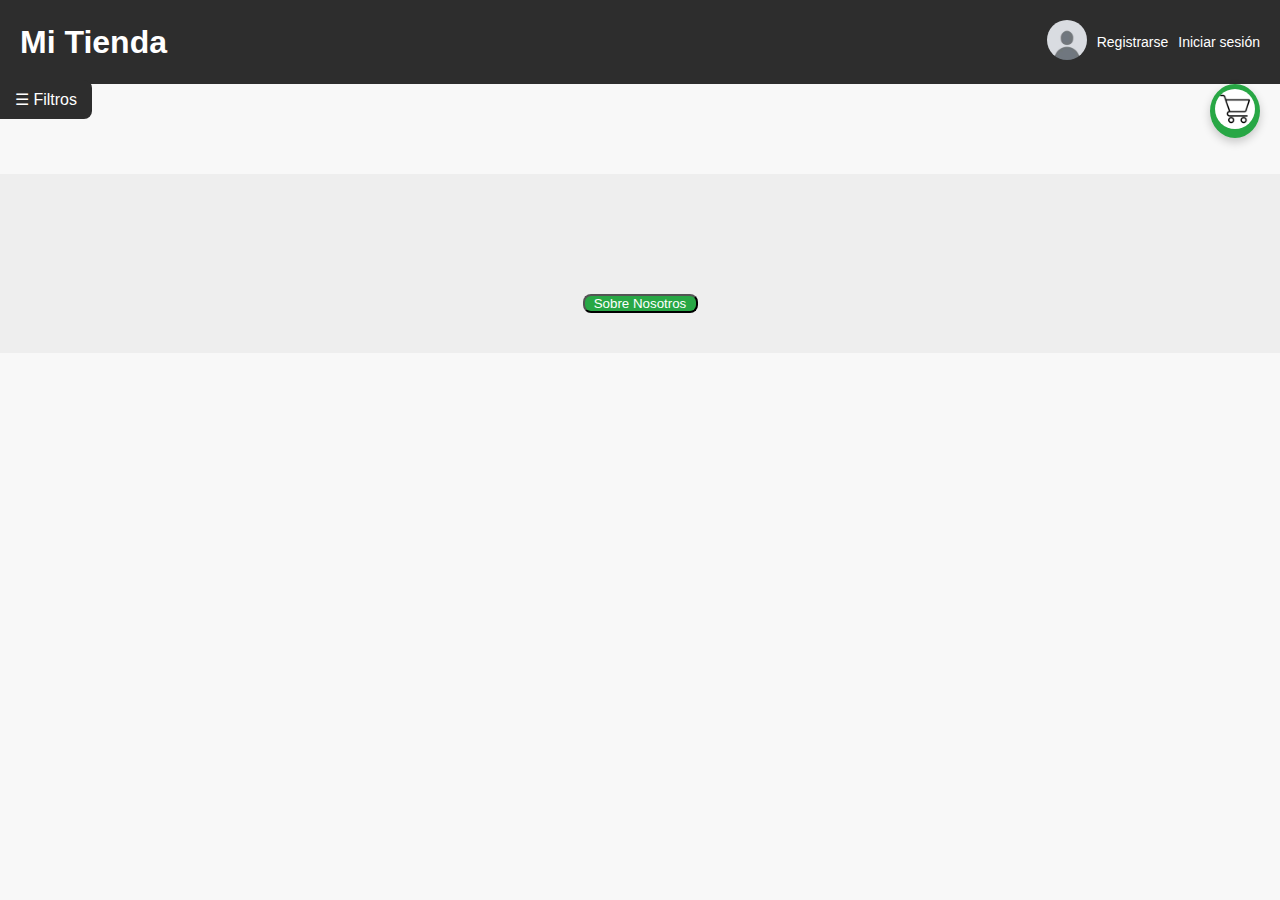
<file: Frontend/index.html>
<!DOCTYPE html>
<html lang="es">

<head>
    <meta charset="UTF-8" />
    <meta name="viewport" content="width=device-width, initial-scale=1.0" />
    <title>Tienda Online</title>
    <link rel="stylesheet" href="/Frontend/css/index.css" />
</head>

<body>
    <header>
        <h1 id="nombre-emprendimiento">Mi Tienda</h1>
        <div class="user-actions">
            <a href="/Frontend/modules/profile.html">
                <img src="/Frontend/img/userdefault.jpg" alt="Usuario" class="user-icon" />
            </a>
            <a href="/Frontend/modules/register.html" class="user-link">Registrarse</a>
            <a href="/Frontend/modules/login.html" class="user-link">Iniciar sesión</a>
        </div>
    </header>

    <div class="sidebar-toggle" onclick="toggleSidebar()">☰ Filtros</div>


    <div class="sidebar">
        <div class="sidebar-content">
            <input type="text" placeholder="Buscar producto..." class="search-bar" />

            <div class="filter-group">
                <p>Ordenar por precio:</p>
                <label>
                    <input type="checkbox" name="sort" value="asc" /> Más barato primero
                </label>
                <label>
                    <input type="checkbox" name="sort" value="desc" /> Más caro primero
                </label>
            </div>
        </div>
    </div>

    <div class="overlay" onclick="toggleSidebar()"></div>

    <div class="shopcart">
        <a href="/Frontend/modules/shopcart.html">
            <img src="/Frontend/img/shopcart.jpg" alt="Carrito de compras" class="shopcart-icon" />
        </a>
    </div>

    <main>
        <div class="product-container">
           
        </div>
    </main>

    <footer id="footer">
        <div id="contacto-container"></div>
        
        <div class="footer-info">
            <p id="derechosR"></p>
            <a href="/Frontend/modules/aboutUs.html"><button id="btnSobreN">Sobre Nosotros</button></a>
        </div>
    </footer>

    <script src="/Frontend/js/theme.js"></script>
    <script src="/Frontend/js/index.js"></script>

</body>


</html>
</file>
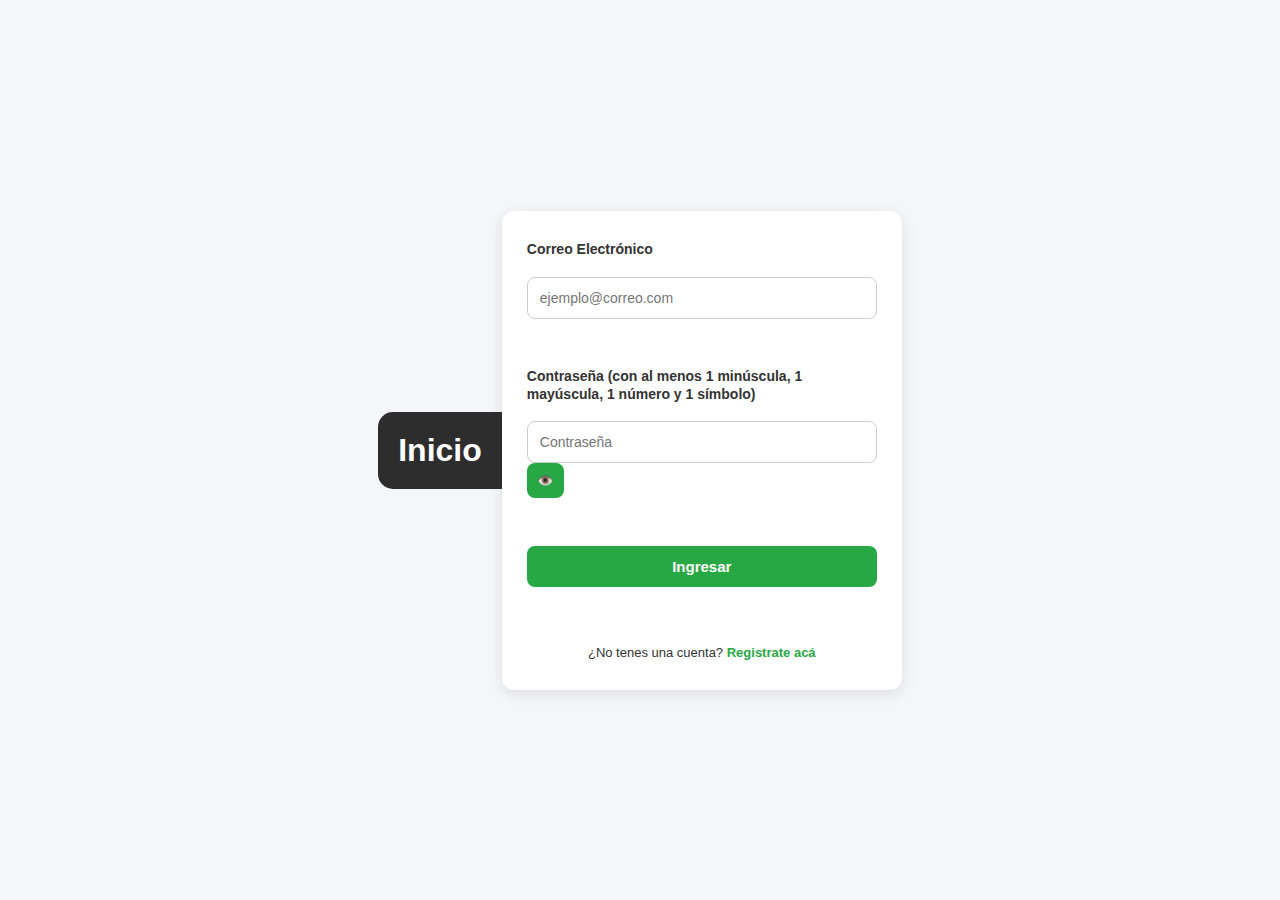
<file: Frontend/modules/adminProfile.html>
<!DOCTYPE html>
<html lang="en">

<head>
    <meta charset="UTF-8">
    <meta name="viewport" content="width=device-width, initial-scale=1.0">
    <link rel="stylesheet" href="/Frontend/css/profile.css">
    <title>Mi Perfil</title>
</head>

<body class="darkMode">
    <main class="profileContainer">

        <div class="profPic">
            <img src="/Frontend/img/userdefault.jpg" alt="Foto de perfil" id="userPic">
            <label for="uploadPic" class="uploadBtn">Cambiar foto</label>
            <input type="file" id="uploadPic" accept="image/*" hidden>
        </div>

        <div class="profInfo">
            <h2>Nombre acá</h2>
            <p>Email: ejemplo@gmail.com</p>
        </div>

        <div class="profActions">
            <div class="themeSwitch">
                <label class="switch">
                    <input type="checkbox" id="themeToggle">
                    <span class="slider round"></span>
                </label>
                <span class="switchLabel" id="themeLabel">Modo oscuro</span>
            </div>
        </div>


    </main>


    <script src="/Frontend/js/adminProfile.js"></script>
    <script src="/Frontend/js/theme.js"></script>
</body>

</html>
</file>
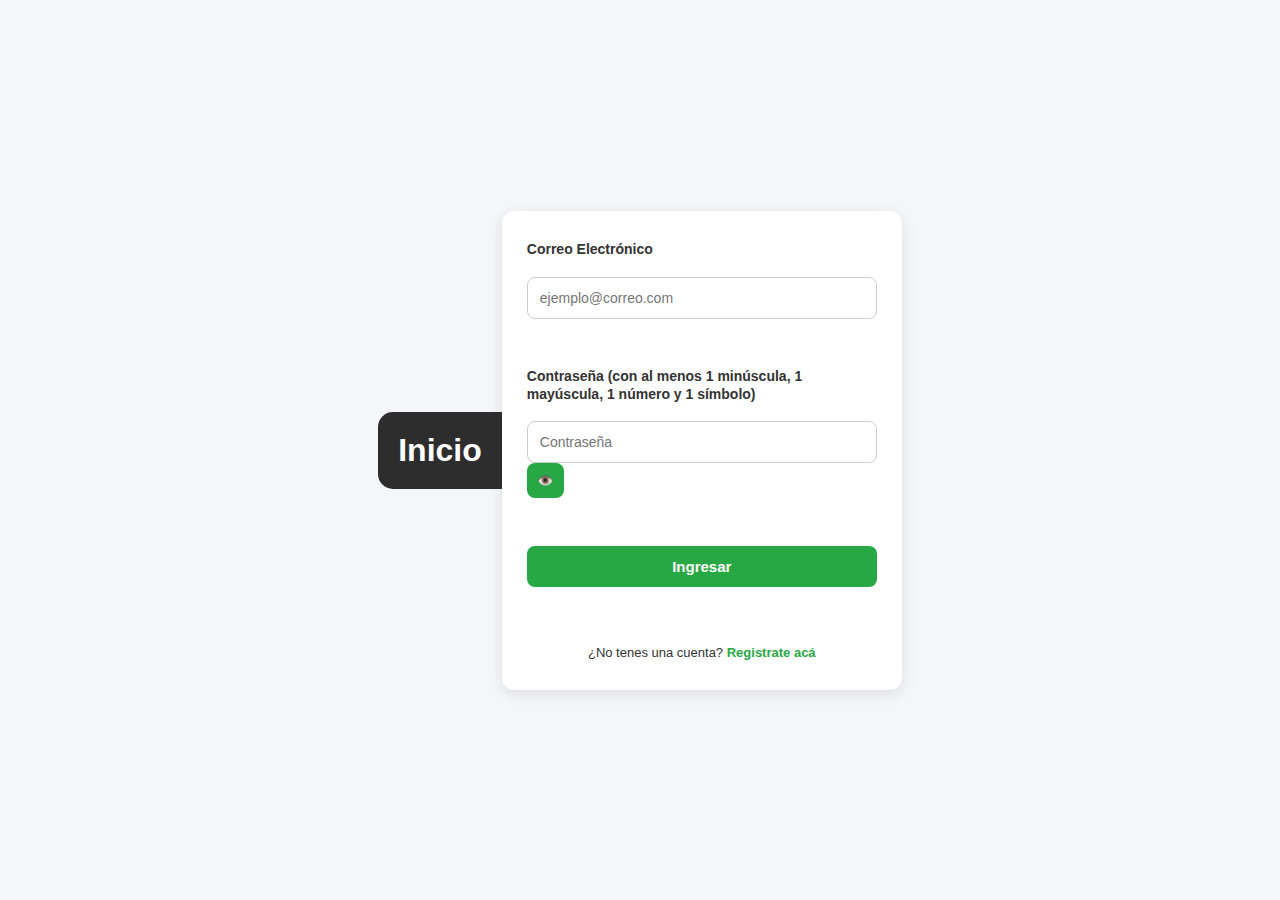
<file: Frontend/modules/dashboard.html>
<!DOCTYPE html>
<html lang="es">

<head>
    <meta charset="UTF-8" />
    <meta name="viewport" content="width=device-width, initial-scale=1.0" />
    <title>Mi tienda</title>
    <link rel="stylesheet" href="/Frontend/css/dashboard.css" />
</head>

<body>
    <header class="header">
        <h1>Panel del Emprendedor</h1>
        <a href="/Frontend/modules/adminProfile.html">
            <img src="/Frontend/img/userdefault.jpg" alt="Usuario" class="user-icon" />
        </a>
        <button id="logoutBtn">Cerrar sesión</button>
    </header>

    <div class="container">
        <aside class="sidebar">
            <button class="menu-btn" data-section="verProductos">Ver productos</button>
            <button class="menu-btn" data-section="productos">Cargar productos</button>
            <button class="menu-btn" data-section="materiales">Materiales</button>
            <button class="menu-btn" data-section="ventas">Ver ventas</button>
            <button class="menu-btn" data-section="configuracion">Configuración</button>
        </aside>

        <main class="main-content" id="mainContent">
            <h2>Bienvenido al panel de gestión</h2>
            <p>Seleccioná una opción del menú para comenzar.</p>
        </main>
    </div>

    <script src="/Frontend/js/dashboard.js"></script>

</body>

</html>
</file>
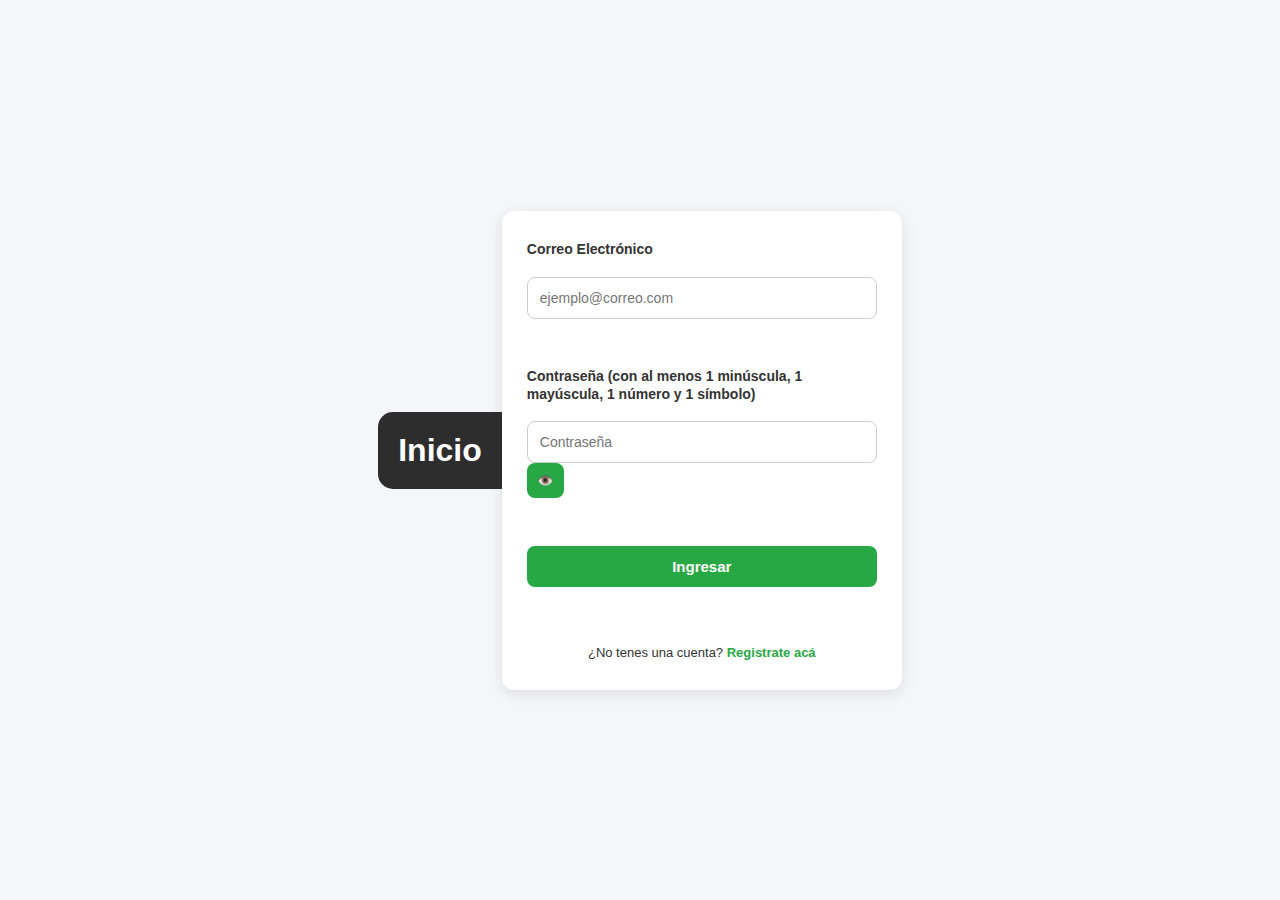
<file: Frontend/modules/login.html>
<!DOCTYPE html>
<html lang="en">

<head>
    <meta charset="UTF-8">
    <meta name="viewport" content="width=device-width, initial-scale=1.0">
    <link rel="stylesheet" href="/Frontend/css/regLog.css">
    <title>Iniciar Sesión</title>
</head>

<body id="loginBody">
    <header>
        <h1>Inicio</h1>
    </header>
    <main>

        <form id="loginForm" class="auth-form">
            <label for="email">Correo Electrónico</label>
            <input type="email" name="email" id="email" placeholder="ejemplo@correo.com" required maxlength="40"
                inputmode="email" pattern="[a-z0-9._%+-]+@[a-z0-9.-]+\.[a-z]{2,}$"
                title="Ingrese un correo válido por favor">
            <br>
            <div class="confirmPassword">
                <label for="password">Contraseña (con al menos 1 minúscula, 1 mayúscula, 1 número y 1 símbolo)</label>
                <br>
                <br>
                <input type="password" id="password" placeholder="Contraseña" required minlength="6" maxlength="30"
                    pattern="^(?=.*[a-z])(?=.*[A-Z])(?=.*\d).+$" title="La contraseña debe contener al menos una letra mayúscula, una letra minúscula y un número">

                <button type="button" class="toggle-pswrd" onclick="togglePassword('password', this)">👁️</button>
            </div>
            <br>
            <button type="submit">Ingresar</button>
            <br>
            <p>¿No tenes una cuenta? <a href="/Frontend/modules/register.html">Registrate acá</a></p>
        </form>

    </main>

    <script src="/Frontend/js/auth.js"></script>
</body>

</html>
</file>
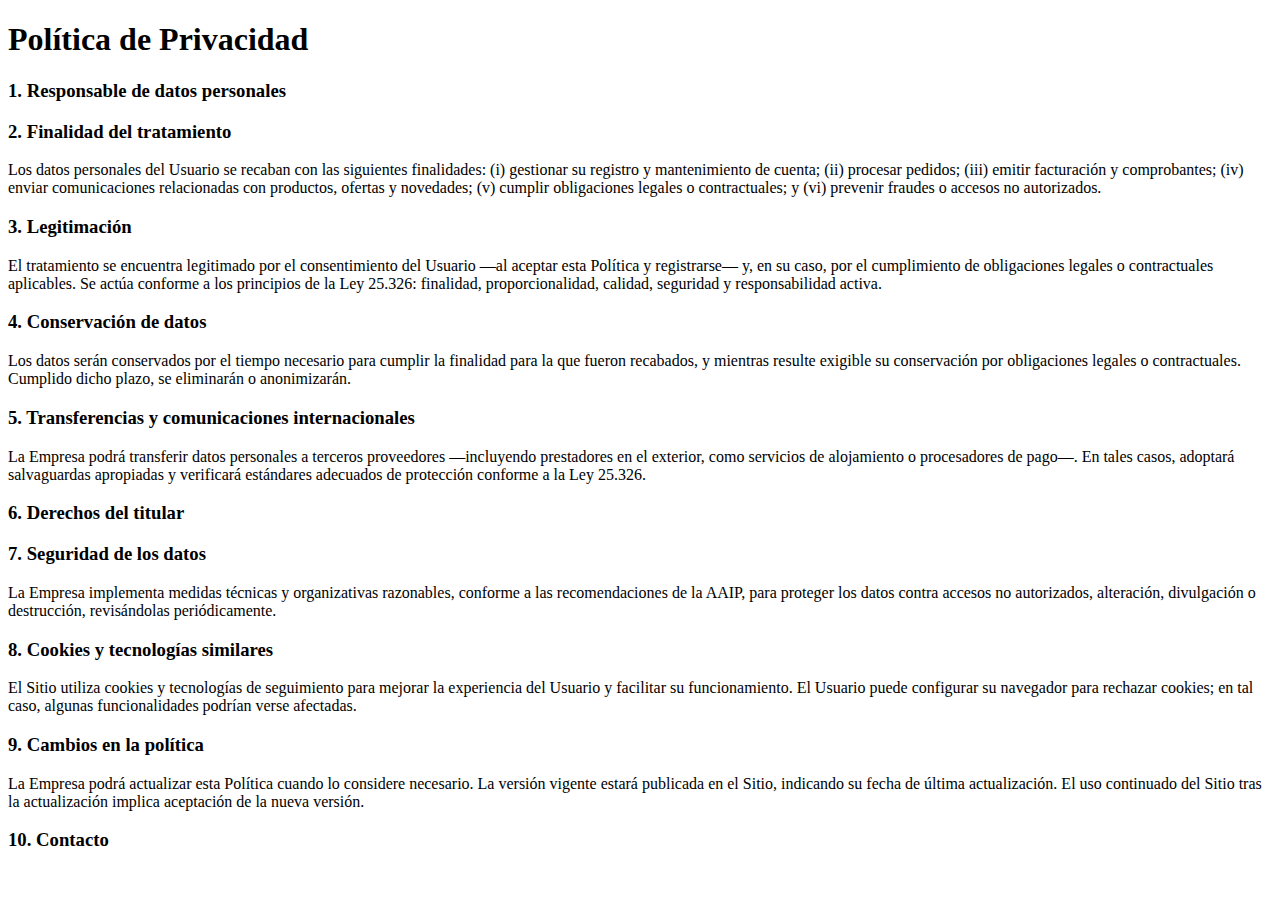
<file: Frontend/modules/privacidad.html>
<!DOCTYPE html>
<html lang="en">
<head>
    <meta charset="UTF-8">
    <meta name="viewport" content="width=device-width, initial-scale=1.0">
    <title>Politica de Privacidad</title>
</head>
<body>
    <h1>Política de Privacidad</h1>
<h2 class="tituloEmp"></h2>

<section class="privacidad">
  <h3>1. Responsable de datos personales</h3>
  <p class="responsable"></p>

  <h3>2. Finalidad del tratamiento</h3>
  <p class="finalidad">
    Los datos personales del Usuario se recaban con las siguientes finalidades:
    (i) gestionar su registro y mantenimiento de cuenta; (ii) procesar pedidos;
    (iii) emitir facturación y comprobantes; (iv) enviar comunicaciones relacionadas
    con productos, ofertas y novedades; (v) cumplir obligaciones legales o contractuales;
    y (vi) prevenir fraudes o accesos no autorizados.
  </p>

  <h3>3. Legitimación</h3>
  <p class="legitimacion">
    El tratamiento se encuentra legitimado por el consentimiento del Usuario —al aceptar
    esta Política y registrarse— y, en su caso, por el cumplimiento de obligaciones legales
    o contractuales aplicables. Se actúa conforme a los principios de la Ley 25.326:
    finalidad, proporcionalidad, calidad, seguridad y responsabilidad activa.
  </p>

  <h3>4. Conservación de datos</h3>
  <p class="conservacion">
    Los datos serán conservados por el tiempo necesario para cumplir la finalidad
    para la que fueron recabados, y mientras resulte exigible su conservación por obligaciones
    legales o contractuales. Cumplido dicho plazo, se eliminarán o anonimizarán.
  </p>

  <h3>5. Transferencias y comunicaciones internacionales</h3>
  <p class="transferencias">
    La Empresa podrá transferir datos personales a terceros proveedores —incluyendo
    prestadores en el exterior, como servicios de alojamiento o procesadores de pago—.
    En tales casos, adoptará salvaguardas apropiadas y verificará estándares adecuados
    de protección conforme a la Ley 25.326.
  </p>

  <h3>6. Derechos del titular</h3>
  <p class="derechos"></p>

  <h3>7. Seguridad de los datos</h3>
  <p class="seguridad">
    La Empresa implementa medidas técnicas y organizativas razonables, conforme a las
    recomendaciones de la AAIP, para proteger los datos contra accesos no autorizados,
    alteración, divulgación o destrucción, revisándolas periódicamente.
  </p>

  <h3>8. Cookies y tecnologías similares</h3>
  <p class="cookies">
    El Sitio utiliza cookies y tecnologías de seguimiento para mejorar la experiencia
    del Usuario y facilitar su funcionamiento. El Usuario puede configurar su navegador
    para rechazar cookies; en tal caso, algunas funcionalidades podrían verse afectadas.
  </p>

  <h3>9. Cambios en la política</h3>
  <p class="cambios">
    La Empresa podrá actualizar esta Política cuando lo considere necesario. La versión
    vigente estará publicada en el Sitio, indicando su fecha de última actualización.
    El uso continuado del Sitio tras la actualización implica aceptación de la nueva versión.
  </p>

  <h3>10. Contacto</h3>
  <p class="contacto"></p>

</section>
  <script src="/Frontend/js/privacidad.js"></script>

</body>
</html>
</file>
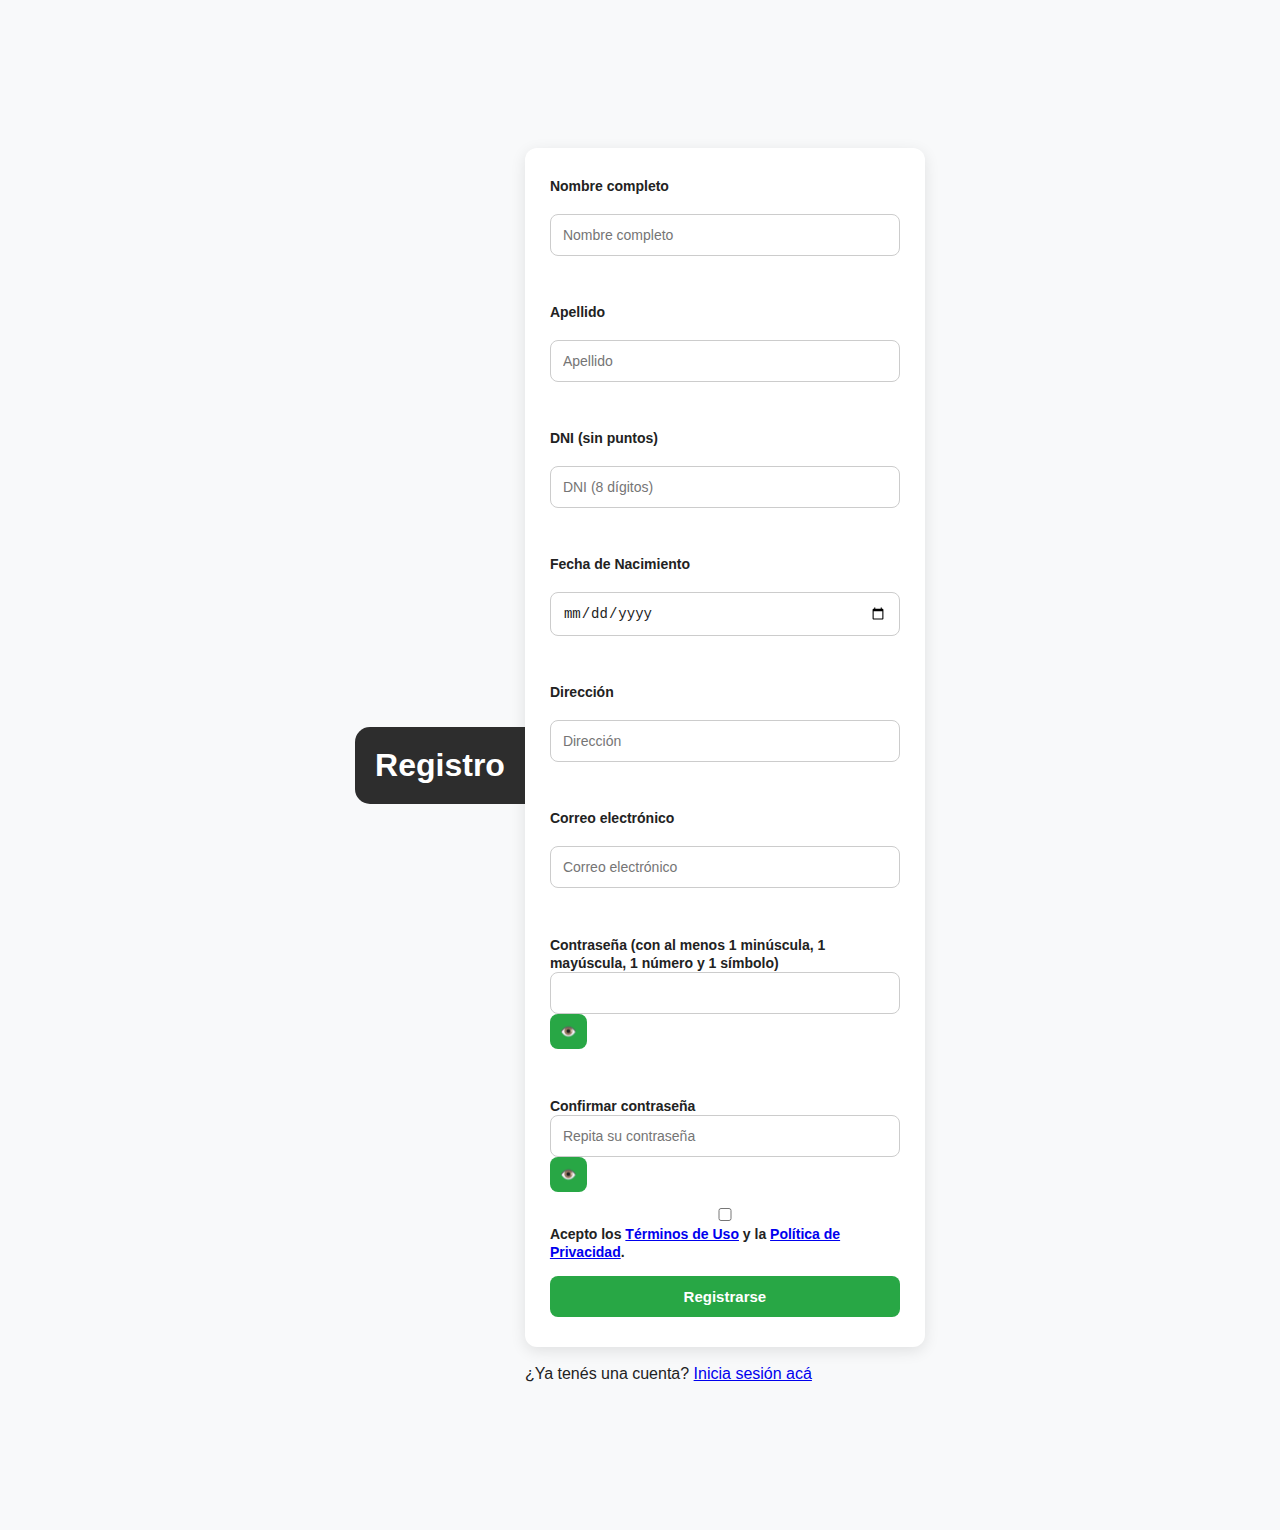
<file: Frontend/modules/register.html>
<!DOCTYPE html>
<html lang="en">

<head>
    <meta charset="UTF-8">
    <meta name="viewport" content="width=device-width, initial-scale=1.0">
    <link rel="stylesheet" href="/Frontend/css/regLog.css">
    <title>Registro</title>
</head>

<body>
    <header>
        <h1>Registro</h1>
    </header>

    <main>
        <form id="registerForm" class="auth-form">
            <label for="name">Nombre completo</label>
            <input type="text" id="name" required minlength="3" maxlength="35"
                pattern="^[a-zA-ZáéíóúÁÉÍÓÚñÑüÜ\s'\-]+$" placeholder="Nombre completo"> <br>

            <label for="surname">Apellido</label>
            <input type="text" id="surname" required minlength="3" maxlength="35"
                pattern="^[a-zA-ZáéíóúÁÉÍÓÚñÑüÜ\s'\-]+$" placeholder="Apellido"> <br>

            <label for="dni">DNI (sin puntos)</label>
            <input type="text" id="dni" required minlength="8" maxlength="8"
                pattern="[0-9]{8}" placeholder="DNI (8 dígitos)"> <br>

            <label for="date">Fecha de Nacimiento</label>
            <input type="date" id="date" placeholder="Fecha de Nacimiento"> <br>

            <label for="direction">Dirección</label>
            <input type="text" id="direction" required minlength="15" maxlength="120"
                pattern="^[a-zA-Z0-9 @.,()#/\-]+$"  placeholder="Dirección"><br>

            <label for="email">Correo electrónico</label>
            <input type="email" id="email" required minlength="10" maxlength="254"
                pattern="^[a-zA-Z0-9áéíóúÁÉÍÓÚñÑüÜ\s@._',()=\-]+$" placeholder="Correo electrónico"><br>

            <div class="confirmPassword">
                <label for="password">Contraseña (con al menos 1 minúscula, 1 mayúscula, 1 número y 1 símbolo)</label>
                <input type="password" id="password" required minlength="7" maxlength="20"
                    pattern="^(?=.*[0-9])(?=.*[a-z])(?=.*[A-Z])(?=.*[@#$%^&+=]).*$"
                    title="Debe contener al menos una mayúscula, una minúscula, un número y un carácter especial.">

                <button type="button" class="toggle-pswrd" onclick="togglePassword('password', this)">👁️</button>
            </div>          
            <br>
            <div>
                <label for="confirmPassword">Confirmar contraseña</label>

                <input type="password" id="confirmPassword" name="confirmPassword" placeholder="Repita su contraseña"
                    required minlength="6" maxlength="30">
                <button type="button" class="toggle-pswrd"
                    onclick="togglePassword('confirmPassword', this)">👁️</button>
            </div>

            <div class="terms-container">
            <input type="checkbox" id="terms" name="terms" required>
            <label for="terms">
                Acepto los <a href="terminos.html" target="_blank">Términos de Uso</a> y la <a href="privacidad.html" target="_blank">Política de Privacidad</a>.
            </label>
            </div>  

            <button type="submit">Registrarse</button>
        </form>
        <br>
        <footer>
            ¿Ya tenés una cuenta? <a href="/Frontend/modules/login.html">Inicia sesión acá</a>
        </footer>

    </main>

    <script src="/Frontend/js/auth.js"></script>
    <script src="/Frontend/js/theme.js"></script>
</body>

</html>
</file>
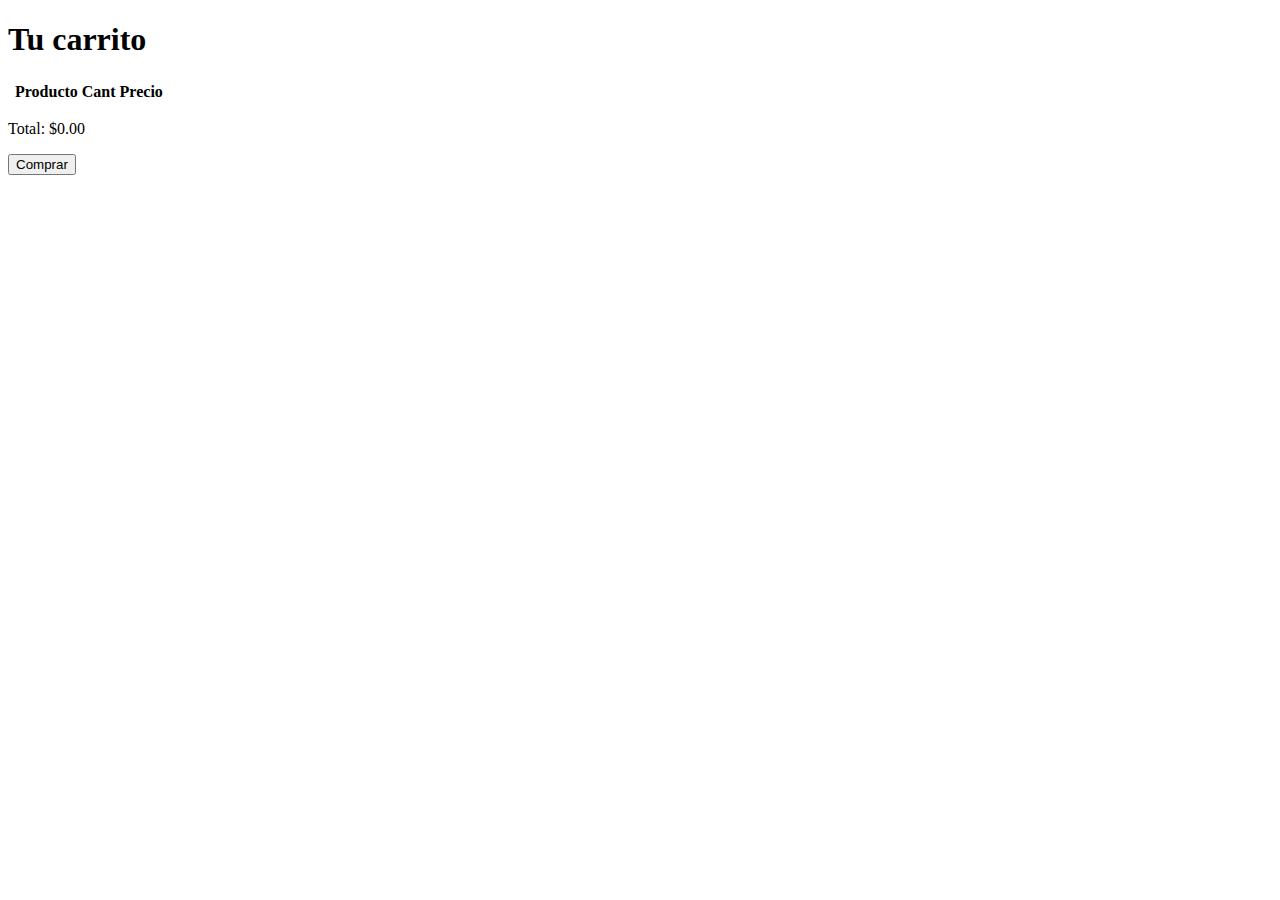
<file: Frontend/modules/shopcart.html>
<!DOCTYPE html>
<html lang="es">
<head>
  <meta charset="UTF-8">
  <meta name="viewport" content="width=device-width, initial-scale=1.0">
  <title>Carrito de Compras</title>
  <link rel="stylesheet" href="/Frontend/css/shopcart.css">
</head>
<body>
  <div class="carrito-container">
    <h1>Tu carrito</h1>

    <table class="carrito-tabla">
      <thead>
        <tr>
          <th></th>
          <th>Producto</th>
          <th>Cant</th>
          <th>Precio</th>
        </tr>
      </thead>
      <tbody id="carrito-body">



        
      </tbody>
    </table>

    <div class="carrito-footer">
      <p class="total">Total: $<span id="total">0.00</span></p>
      <button id="btnComprar">Comprar</button>
    </div>
  </div>

  <script src="/Frontend/js/shopcart.js"></script>
  <script src="/Frontend/js/theme.js"></script>
</body>
</html>
</file>
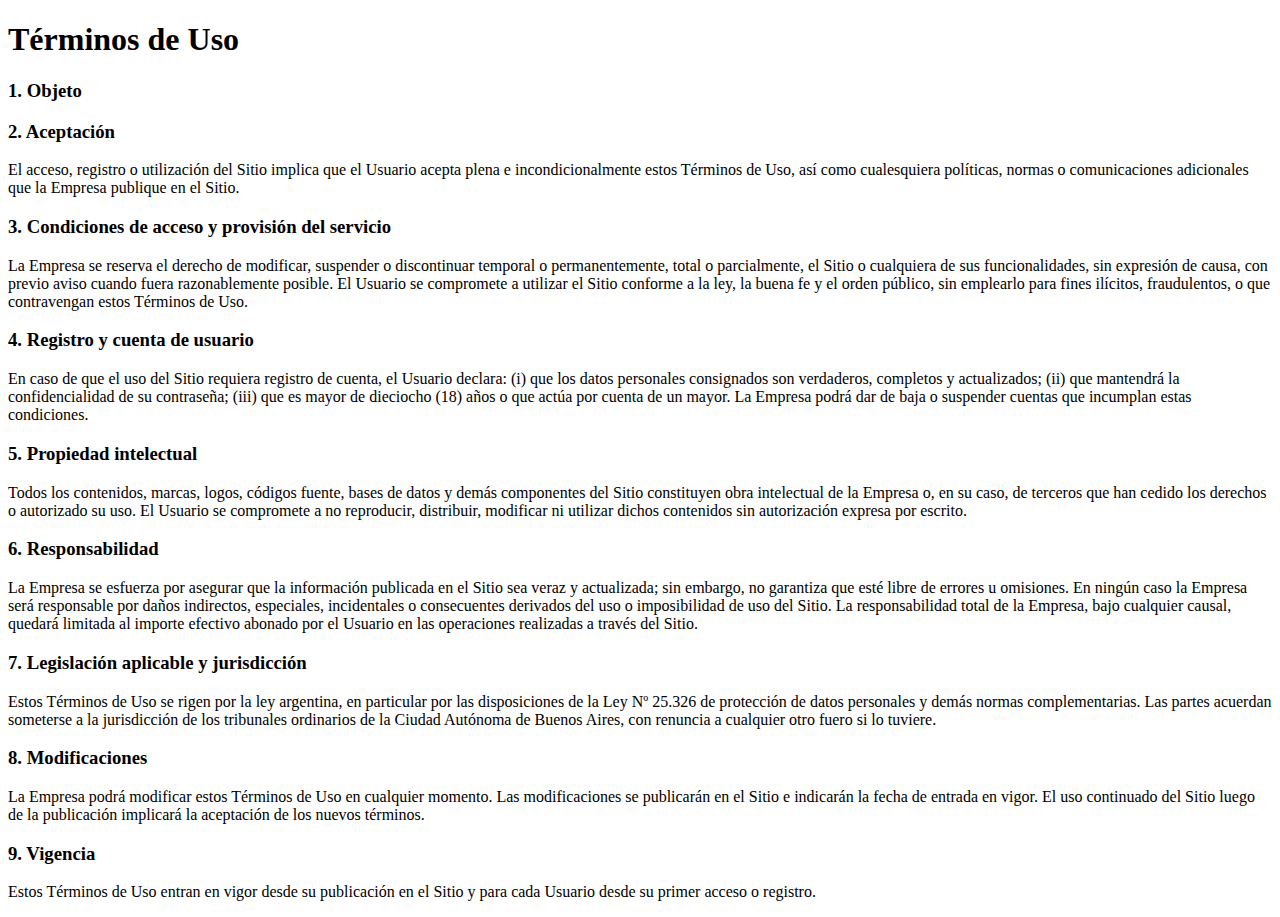
<file: Frontend/modules/terminos.html>
<!DOCTYPE html>
<html lang="en">
<head>
    <meta charset="UTF-8">
    <meta name="viewport" content="width=device-width, initial-scale=1.0">
    <title>Terminos y Condiciones de Uso</title>
</head>
<body>
    <h1>Términos de Uso</h1>
    <h2 class="tituloEmp"></h2>

    <section class="terminos">
    <h3>1. Objeto</h3>
    <p class="objeto"></p>

    <h3>2. Aceptación</h3>
    <p>
        El acceso, registro o utilización del Sitio implica que el Usuario acepta plena e incondicionalmente estos Términos de Uso,
        así como cualesquiera políticas, normas o comunicaciones adicionales que la Empresa publique en el Sitio.
    </p>

    <h3>3. Condiciones de acceso y provisión del servicio</h3>
    <p>
        La Empresa se reserva el derecho de modificar, suspender o discontinuar temporal o permanentemente, total o parcialmente, el Sitio
        o cualquiera de sus funcionalidades, sin expresión de causa, con previo aviso cuando fuera razonablemente posible.
        El Usuario se compromete a utilizar el Sitio conforme a la ley, la buena fe y el orden público, sin emplearlo para fines ilícitos,
        fraudulentos, o que contravengan estos Términos de Uso.
    </p>

    <h3>4. Registro y cuenta de usuario</h3>
    <p>
        En caso de que el uso del Sitio requiera registro de cuenta, el Usuario declara: (i) que los datos personales consignados son
        verdaderos, completos y actualizados; (ii) que mantendrá la confidencialidad de su contraseña; (iii) que es mayor de dieciocho (18)
        años o que actúa por cuenta de un mayor. La Empresa podrá dar de baja o suspender cuentas que incumplan estas condiciones.
    </p>

    <h3>5. Propiedad intelectual</h3>
    <p>
        Todos los contenidos, marcas, logos, códigos fuente, bases de datos y demás componentes del Sitio constituyen obra intelectual de la Empresa
        o, en su caso, de terceros que han cedido los derechos o autorizado su uso. El Usuario se compromete a no reproducir, distribuir, modificar ni
        utilizar dichos contenidos sin autorización expresa por escrito.
    </p>

    <h3>6. Responsabilidad</h3>
    <p>
        La Empresa se esfuerza por asegurar que la información publicada en el Sitio sea veraz y actualizada; sin embargo, no garantiza que esté libre de
        errores u omisiones. En ningún caso la Empresa será responsable por daños indirectos, especiales, incidentales o consecuentes derivados del uso o
        imposibilidad de uso del Sitio. La responsabilidad total de la Empresa, bajo cualquier causal, quedará limitada al importe efectivo abonado por
        el Usuario en las operaciones realizadas a través del Sitio.
    </p>

    <h3>7. Legislación aplicable y jurisdicción</h3>
    <p>
        Estos Términos de Uso se rigen por la ley argentina, en particular por las disposiciones de la Ley Nº 25.326 de protección de datos personales y
        demás normas complementarias. Las partes acuerdan someterse a la jurisdicción de los tribunales ordinarios de la Ciudad Autónoma de Buenos Aires,
        con renuncia a cualquier otro fuero si lo tuviere.
    </p>

    <h3>8. Modificaciones</h3>
    <p>
        La Empresa podrá modificar estos Términos de Uso en cualquier momento. Las modificaciones se publicarán en el Sitio e indicarán la fecha de entrada
        en vigor. El uso continuado del Sitio luego de la publicación implicará la aceptación de los nuevos términos.
    </p>

    <h3>9. Vigencia</h3>
    <p>
        Estos Términos de Uso entran en vigor desde su publicación en el Sitio y para cada Usuario desde su primer acceso o registro.
    </p>
    </section>
      <script src="/Frontend/js/terminos.js"></script>

    </body>
</html>
</file>
<file: Frontend/css/index.css>
* {
  margin: 0;
  padding: 0;
  box-sizing: border-box;
}

body {
  font-family: 'Arial', sans-serif;
  background-color: #f8f8f8;
  color: #333;
}

header {
  background-color: #2d2d2d;
  color: white;
  padding: 20px;
  display: flex;
  justify-content: space-between;
  align-items: center;
  position: relative;
}

main {
  display: flex;
  justify-content: center;
  padding: 40px 20px;
}

.search-bar {
  width: 100%;
  padding: 8px;
  border-radius: 8px;
  border: 1px solid #ccc;
  transition: 0.3s;
}

.search-bar:focus {
  outline: none;
  border-color: #28a745;
  box-shadow: 0 0 5px rgba(40, 167, 69, 0.3);
}


.product-container {
  width: 1000px;
  display: grid;
  grid-template-columns: repeat(auto-fill, minmax(220px, 1fr));
  gap: 20px;

}

.product-card {
  background-color: white;
  border: 1px solid #ddd;
  border-radius: 8px;
  padding: 15px;
  text-align: center;
  transition: transform 0.2s ease;
  overflow: hidden;

  display: flex;
  flex-direction: column;
  justify-content: space-between; 
}

.product-card:hover {
  transform: translateY(-5px);
  box-shadow: 0 4px 10px rgba(0, 0, 0, 0.1);
}

.product-card img {
  width: 100%;
  height: auto;
  border-radius: 6px;
}

.product-card h2 {
  font-size: 18px;
  margin: 10px 0;
}

.product-card p {
  font-size: 16px;
  color: #666;
}

.product-card button {
  margin-top: 10px;
  padding: 10px 15px;
  background-color: #28a745;
  color: white;
  border: none;
  border-radius: 6px;
  cursor: pointer;
  font-size: 14px;
}

.product-card button:hover {
  background-color: #218838;
}

footer {
  padding: 20px;
  background-color: #eee;
  margin-top: 10px;
  display: flex;
  flex-direction: column;
  align-items: center;
  gap: 40px;
}

#contacto-container{
  display: grid;
  grid-template-columns: repeat(auto-fit,minmax(180px, 1fr));
  gap: 25px;
  width: 100%;
  max-height: 1000px;
  padding: 20px;
  justify-items: center;
}

#contacto-container div.contacto{

background-color: #1ea3b4;
  color: #fff;
  text-align: center;
  border: 2px solid #666;
  border-radius: 8px;
  padding: 10px 15px;
  font-size: 1rem;
  width: 100%;
  max-width: 280px;
  transition: background 0.3s ease, transform 0.2s ease;
}

.footer-info{
  display: flex;
  align-items: center;
}
.footer-info button{
  color: #fff;
  background-color: #28a745;
  border-radius: 8px;
  width: 115px;
  margin: 20px;
}
.footer-info p {
  font-size: 1.2rem;
  width: 100%;
}

.sidebar {
  position: fixed;
  left: 0;
  top: 80px;
  width: 250px;
  background-color: #2d2d2d;
  color: white;
  padding: 15px;
  transition: transform 0.3s ease;
  transform: translateX(-100%);
  z-index: 1000;
  height: calc(100% - 80px);
  overflow-y: auto;
}

.sidebar.open {
  transform: translateX(0);
}

.sidebar-toggle {
  position: fixed;
  left: 0;
  top: 80px;
  background-color: #2d2d2d;
  color: white;
  padding: 10px 15px;
  cursor: pointer;
  z-index: 1100;
  border-radius: 0 8px 8px 0;
}

.sidebar-content {
  margin-top: 40px;
}

.search-bar {
  width: 100%;
  padding: 8px;
  border-radius: 6px;
  border: none;
  margin-bottom: 20px;
}

.filter-group p {
  margin-bottom: 10px;
  font-weight: bold;
}

.filter-group label {
  display: block;
  margin-bottom: 10px;
  font-size: 14px;
}


.sidebar.open~main {
  margin-left: 250px;
  transition: margin-left 0.3s ease;
}

.user-actions {
  display: flex;
  align-items: center;
  gap: 10px;
}

.user-icon {
  width: 40px;
  height: 40px;
  border-radius: 50%;
}

.user-link {
  color: white;
  text-decoration: none;
  font-size: 14px;
  transition: color 0.2s ease;
}

.user-link:hover {
  color: #28a745;
}

.overlay {
  position: fixed;
  top: 0;
  left: 0;
  width: 100%;
  height: 100%;
  background: rgba(0, 0, 0, 0.5);
  z-index: 900;
  opacity: 0;
  pointer-events: none;
  transition: opacity 0.3s ease;
}

.overlay.active {
  opacity: 1;
  pointer-events: all;
}


.shopcart {
  position: fixed;
  right: 20px;
  background: #28a745;
  padding: 5px;
  border-radius: 50%;
  box-shadow: 0 4px 10px rgba(0, 0, 0, 0.2);
}

.shopcart-icon {
  width: 40px;
  height: 40px;
  border-radius: 50%;
  text-decoration: none;
  transition: color 0.2s ease;
}

body.darkMode {
  background: #121212;
  color: #f1f1f1;
}

body.darkMode header {
  background: #1e1e1e;
  color: #f1f1f1;
}

body.darkMode footer {
  background: #1e1e1e;
  color: #ccc;
}

body.darkMode .product-card {
  background: #1f1f1f;
  border: 1px solid #444;
  color: #f1f1f1;
}

body.darkMode .product-card p {
  color: #bbb;
}

body.darkMode .sidebar {
  background: #1f1f1f;
  color: #f1f1f1;
}

body.darkMode .sidebar-toggle {
  background: #333;
  color: #f1f1f1;
}

body.darkMode button,
body.darkMode .btn {
  background: #28a745;
  color: #fff;
}

body.darkMode button:hover,
body.darkMode .btn:hover {
  background: #218838;
}

.btnSobreN{
  width: 40px;
  height: 17px;
  border-radius: 3px;
  background-color: rgb(39, 147, 180);
}
</file>
<file: Frontend/css/profile.css>
profile
</file>
<file: Frontend/css/dashboard.css>
body {
  margin: 0;
  font-family: 'Poppins', sans-serif;
  background-color: #F3F4F6;
  color: #111827;
  display: flex;
  flex-direction: column;
  height: 100vh;
}

.header {
  background-color: #2d2d2d;
  color: #F9FAFB;
  padding: 15px 25px;
  display: flex;
  justify-content: space-between;
  align-items: center;
  box-shadow: 0 2px 6px rgba(0,0,0,0.15);
}

.header h1 {
  font-size: 20px;
  font-weight: 600;
  margin: 0;
}

#logoutBtn {
  background-color: #28a745; 
  color: white;
  border: none;
  padding: 8px 14px;
  border-radius: 8px;
  cursor: pointer;
  transition: background-color 0.3s;
}

#logoutBtn:hover {
  background-color: #28a745; 
}

.container {
  display: flex;
  flex: 1;
  overflow: hidden;
}

.sidebar {
  width: 240px;
  background-color: #2d2d2d;
  color: #F9FAFB;
  display: flex;
  flex-direction: column;
  padding: 20px;
  gap: 12px;
  box-shadow: 2px 0 5px rgba(0,0,0,0.1);
}

.menu-btn {
  background: transparent;
  border: none;
  color: #E5E7EB;
  text-align: left;
  font-size: 15px;
  padding: 10px 12px;
  border-radius: 6px;
  transition: all 0.3s ease;
  cursor: pointer;
}

.menu-btn:hover {
  background-color: #28a745; 
  color: #fff;
  transform: translateX(3px);
}

.main-content {
  flex: 1;
  background-color: #FFFFFF;
  padding: 30px;
  overflow-y: auto;
  border-left: 1px solid #E5E7EB;
  border-top: 1px solid #E5E7EB;
}

.main-content h2 {
  color: #28a745;
  font-size: 22px;
  margin-bottom: 15px;
}

.main-content form {
  display: flex;
  flex-direction: column;
  gap: 10px;
  max-width: 400px;
}

.main-content input, 
.main-content select {
  padding: 10px;
  border: 1px solid #D1D5DB;
  border-radius: 6px;
  font-size: 14px;
}

.main-content button {
  background-color: #28a745; 
  color: white;
  border: none;
  padding: 10px;
  border-radius: 6px;
  cursor: pointer;
  font-weight: 500;
  transition: background-color 0.3s ease;
}

.main-content button:hover {
  background-color: #28a745; 
}

body.darkMode {
  background-color: #1F2937;
  color: #F9FAFB;
}

body.darkMode .header {
  background-color: #111827;
  color: #F9FAFB;
}

body.darkMode .sidebar {
  background-color: #111827;
  color: #E5E7EB;
}

body.darkMode .menu-btn {
  color: #D1D5DB;
}

body.darkMode .menu-btn:hover {
  background-color: #28a745;
  color: #F9FAFB;
}

body.darkMode .main-content {
  background-color: #1F2937;
  color: #F9FAFB;
  border-color: #374151;
}

body.darkMode input,
body.darkMode select {
  background-color: #374151;
  color: #F9FAFB;
  border-color: #4B5563;
}

body.darkMode button {
  background-color: #28a745;
}

.user-icon {
  width: 40px;
  height: 40px;
  border-radius: 50%;
  border: #28a745 2px solid;
}

.user-link {
  color: white;
  text-decoration: none;
  font-size: 14px;
  transition: color 0.2s ease;
}

.user-link:hover {
  color: #28a745;
}

.form-producto {
  display: flex;
  flex-direction: column;
  gap: 10px;
  background: #fff;
  padding: 20px;
  border-radius: 12px;
  box-shadow: 0 2px 5px rgba(0,0,0,0.1);
  max-width: 400px;
}

.form-producto input, .form-producto textarea {
  padding: 8px;
  border: 1px solid #ccc;
  border-radius: 8px;
}

.form-producto button {
  background-color: #28a745;
  color: #fff;
  border: none;
  border-radius: 8px;
  padding: 10px;
  cursor: pointer;
  transition: 0.3s;
}

.form-producto button:hover {
  background-color: #218838;
}

.productos-container{
  background-color: white;
  border: 1px solid #ddd;
  border-radius: 8px;
  padding: 15px;
  text-align: center;
  transition: transform 0.2s ease;

  display: grid;
  grid-template-columns: repeat(auto-fill, minmax(220px, 1fr));
  gap: 20px;
}
.product-card:hover {
  transform: translateY(-5px);
  box-shadow: 0 4px 10px rgba(0, 0, 0, 0.1);
}

.producto-card{
  background-color: white;
  border: 1px solid #ddd;
  border-radius: 8px;
  height: auto;
  max-height: 450px;
  max-width: 300px;
  padding: 10px;
  overflow: hidden;
  text-align: center;
  transition: transform 0.2s ease;
  

}
.producto-card img{
  width: 100%;
  height: 150px;
  object-fit: cover;
}

.product-card h2 {
  font-size: 18px;
  margin: 10px 0;
}

.product-card p {
  font-size: 16px;
  color: #666;
}

.form-config {
  display: flex;
  flex-direction: column;
  gap: 10px;
  max-width: 600px;
  background: var(--light-bg);
  padding: 20px;
  border-radius: 12px;
  box-shadow: 0 0 8px rgba(0, 0, 0, 0.1);
}

.form-config input,
.form-config textarea {
  padding: 8px;
  border-radius: 8px;
  border: 1px solid #ccc;
}

.add-contacto {
  display: flex;
  gap: 10px;
}

.add-contacto input {
  flex: 1;
}

#listaContactos {
  list-style: none;
  padding: 0;
}

#listaContactos li {
  display: flex;
  justify-content: space-between;
  background: #f4f4f4;
  padding: 8px;
  border-radius: 6px;
  margin-bottom: 5px;
}

.btn-eliminar-contacto {
  background: #e74c3c;
  color: white;
  border: none;
  border-radius: 5px;
  padding: 2px 6px;
  cursor: pointer;
}

.btn-eliminar-contacto:hover {
  background: #c0392b;
}

.modal-overlay {
  position: fixed;
  top: 0; left: 0;
  width: 100%; height: 100%;
  background: rgba(0,0,0,0.6);
  display: flex;
  align-items: center;
  justify-content: center;
  z-index: 2000;
}

.modal {
  background: var(--bg-color, #fff);
  padding: 20px;
  border-radius: 10px;
  width: 400px;
  max-width: 90%;
  box-shadow: 0 0 15px rgba(0,0,0,0.3);
  animation: fadeIn 0.3s ease;
}

.modal h3 {
  margin-bottom: 15px;
}

.modal label {
  display: block;
  margin-top: 10px;
}

.modal input {
  width: 100%;
  padding: 5px;
  margin-top: 5px;
}

.modal .btns {
  display: flex;
  justify-content: space-between;
  margin-top: 15px;
}

.modal button {
  padding: 8px 15px;
  border: none;
  border-radius: 8px;
  cursor: pointer;
}

.btn-save {
  background-color: #2e7d32;
  color: white;
}

.btn-close {
  background-color: #b71c1c;
  color: white;
}

.btn-disable {
  background-color: #f57c00;
  color: white;
}

@keyframes fadeIn {
  from { opacity: 0; transform: scale(0.9); }
  to { opacity: 1; transform: scale(1); }
}

.material-form, .material-list {
  background: var(--card-bg, #fff);
  padding: 1rem;
  border-radius: 10px;
  box-shadow: 0 0 10px rgba(0,0,0,0.1);
  margin-bottom: 1rem;
}

#materialesContainer{
  display: grid;
  grid-template-columns: repeat(auto-fit, minmax(250px, 1fr));
  justify-items: center;

}
.material-card {
  border: 1px solid #ccc;
  max-width: 250px;
  border-radius: 10px;
  padding: 1rem;
  margin: 10px 0;
  align-content: center;

}
.material-card h4 {
  margin-bottom: .5rem;
}
.acciones{
  justify-content: center;
}
.acciones button {
  margin-right: 5px;
}

.resumen-ventas {
  background: #fff;
  padding: 15px;
  border-radius: 10px;
  margin-bottom: 25px;
  box-shadow: 0 2px 5px #0002;
}

.tabla-ventas {
  width: 100%;
  border-collapse: collapse;
  margin-top: 15px;
}

.tabla-ventas thead {
  background: #333;
  color: #fff;
}

.tabla-ventas th, .tabla-ventas td {
  padding: 10px;
  border: 1px solid #ddd;
}

.tabla-ventas tr:nth-child(even) {
  background: #f9f9f9;
}

.btn-add-admin {
  margin-top: 20px;
  padding: 12px 16px;
  background: #1e88e5;
  color: white;
  border: none;
  border-radius: 6px;
  cursor: pointer;
  font-size: 15px;
}

.btn-add-admin:hover {
  background: #1565c0;
}

body.darkMode {
  background-color: #1F2937;
  color: #F9FAFB;
}

body.darkMode .header {
  background-color: #111827;
  color: #F9FAFB;
}

body.darkMode .sidebar {
  background-color: #111827;
  color: #E5E7EB;
}

body.darkMode .menu-btn {
  color: #D1D5DB;
}

body.darkMode .menu-btn:hover {
  background-color: #28a745;
  color: #F9FAFB;
}

body.darkMode .main-content {
  background-color: #1F2937;
  color: #F9FAFB;
  border-color: #374151;
}

body.darkMode input,
body.darkMode select,
body.darkMode textarea {
  background-color: #374151;
  color: #F9FAFB;
  border-color: #4B5563;
}

body.darkMode button {
  background-color: #28a745;
  color: white;
}

body.darkMode button:hover {
  background-color: #23913d;
}

body.darkMode .user-link {
  color: #F9FAFB;
}


body.darkMode .productos-container {
    background-color: #474c58;
}

body.darkMode .producto-card,
body.darkMode .product-card {
  background-color: #111827;
  border-color: #374151;
  color: #F9FAFB;
}

body.darkMode .producto-card p,
body.darkMode .product-card p {
  color: #D1D5DB;
}

body.darkMode .producto-card img,
body.darkMode .product-card img {
  border: 1px solid #374151;
}

body.darkMode .form-producto,
body.darkMode .form-config {
  background-color: #111827;
  color: #F9FAFB;
  border-color: #374151;
}

body.darkMode .form-producto input,
body.darkMode .form-producto textarea,
body.darkMode .form-config input,
body.darkMode .form-config textarea {
  background-color: #374151;
  color: #F9FAFB;
  border-color: #4B5563;
}

body.darkMode #listaContactos li {
  background: #374151;
  color: #F9FAFB;
}

body.darkMode .btn-eliminar-contacto {
  background: #b71c1c;
}

body.darkMode .modal {
  background-color: #1F2937;
  color: #F9FAFB;
}

body.darkMode .modal input {
  background: #374151;
  border-color: #4B5563;
  color: #F9FAFB;
}

body.darkMode .tabla-ventas thead {
  background: #111827;
  color: #FFF;
}

body.darkMode .tabla-ventas tr:nth-child(even) {
  background: #2A2F3A;
}

body.darkMode .tabla-ventas td,
body.darkMode .tabla-ventas th {
  border-color: #374151;
}

body.darkMode .resumen-ventas {
  background-color: #111827;
  color: #F9FAFB;
  border-color: #374151;
}

body.darkMode .btn-add-admin {
  background: #1e88e5;
  color: #FFF;
}

body.darkMode .btn-add-admin:hover {
  background-color: #1565c0;
}

body.darkMode .material-form,
body.darkMode .material-list {
  background: #1F2937;
  color: #F9FAFB;
  border-color: #374151;
}

body.darkMode .material-card {
  background: #111827;
  border-color: #374151;
  color: #F9FAFB;
}

body.darkMode .material-card h4 {
  color: #28a745;
}

body.darkMode .material-card p {
  color: #E5E7EB;
}

body.darkMode .material-img {
  border: 1px solid #374151;
  border-radius: 8px;
}

body.darkMode .acciones button {
  background-color: #28a745;
  color: white;
}

body.darkMode .acciones button:hover {
  background-color: #23913d;
}

.product-card-vac {
  display: flex;
  flex-direction: column;
  width: 250px;
  padding: 15px;
  background: #c9c0c0;
  border-radius: 10px;
  gap: 10px;
  align-content: center;
}

.img-vac {
  width: 100%;
  height: 150px;
  background: #444;
  border-radius: 8px;
  margin: auto;
}

.text-vac1 {
  height: 18px;
  background: #444;
  border-radius: 4px;
  margin: 5px;
}

.text-vac2 {
  height: 18px;
  background: #444;
  border-radius: 4px;
  margin: 5px;
}
.text-vac3 {
 height: 18px;
  background: #444;
  border-radius: 4px;
  margin: 5px;
}

.btn-vac {
  margin: auto;
  width: 80%;
  height: 35px;
  background: #555;
  border-radius: 6px;
}

.pedido-card-admin{
  border: 2px solid grey;
  border-radius: 8px;
  padding: 15px;
  max-width: 250px;
  background-color: rgb(218, 218, 218);
  justify-items: center;
}

#gestionVentasContainer{
  display: grid;
  grid-template-columns: repeat(auto-fit, minmax(250px, 1fr));
  justify-items: center;

}
</file>
<file: Frontend/css/regLog.css>
* {
  margin: 0;
  padding: 0;
  box-sizing: border-box;
}

header {
  background-color: #2d2d2d;
  color: white;
  padding: 20px;
  display: flex;
  justify-content: space-between;
  align-items: center;
  position: relative;
  border-top-left-radius: 15px;
  border-bottom-left-radius: 15px;
}

body {
  font-family: 'Arial', sans-serif;
  background: #f4f6f9;
  color: #333;
  display: flex;
  justify-content: center;
  align-items: center;
  height: 170vh;
}

#loginBody {
  font-family: 'Arial', sans-serif;
  background: #f4f6f9;
  color: #333;
  display: flex;
  justify-content: center;
  align-items: center;
  height: 100vh;
}

.auth-form {
  background: #fff;
  padding: 30px 25px;
  border-radius: 12px;
  box-shadow: 0 4px 15px rgba(0, 0, 0, 0.1);
  width: 100%;
  max-width: 400px;
  display: flex;
  flex-direction: column;
  gap: 15px;
}

.auth-form label {
  font-weight: bold;
  font-size: 14px;
  margin-bottom: 5px;
}

.auth-form input {
  padding: 12px;
  border: 1px solid #ccc;
  border-radius: 8px;
  font-size: 14px;
  width: 100%;
  transition: border-color 0.3s ease;
}

.auth-form input:focus {
  border-color: #28a745;
  outline: none;
}

.password-wrapper {
  position: relative;
  display: flex;
  align-items: center;
}

.password-wrapper input {
  padding-right: 40px; 
}

.password-wrapper .toggle-password {
  position: absolute;
  right: 10px;
  background: none;
  border: none;
  cursor: pointer;
  font-size: 18px;
  color: #666;
  transition: color 0.2s ease;
}

.password-wrapper .toggle-password:hover {
  color: #28a745;
}

.auth-form button[type="submit"] {
  background: #28a745;
  color: white;
  padding: 12px;
  border: none;
  border-radius: 8px;
  font-size: 15px;
  cursor: pointer;
  font-weight: bold;
  transition: background 0.3s ease;
}

.auth-form button[type="submit"]:hover {
  background: #218838;
}

.auth-form p {
  font-size: 13px;
  text-align: center;
  margin-top: 10px;
}

.auth-form p a {
  color: #28a745;
  text-decoration: none;
  font-weight: bold;
}

.auth-form p a:hover {
  text-decoration: underline;
}

body.darkMode {
  background: #121212;
  color: #f1f1f1;
}

body.darkMode header {
  background: #1e1e1e;
  color: #f1f1f1;
}

body.darkMode footer {
  background: #1e1e1e;
  color: #ccc;
}

body.darkMode .product-card {
  background: #1f1f1f;
  border: 1px solid #444;
  color: #f1f1f1;
}

body.darkMode .product-card p {
  color: #bbb;
}

body.darkMode .sidebar {
  background: #1f1f1f;
  color: #f1f1f1;
}

body.darkMode .sidebar-toggle {
  background: #333;
  color: #f1f1f1;
}


body.darkMode button,
body.darkMode .btn {
  background: #28a745;
  color: #fff;
}

body.darkMode button:hover,
body.darkMode .btn:hover {
  background: #218838;
}

body {
  background-color: #f8f9fa;
  color: #222;
  transition: background-color 0.3s, color 0.3s;
}

.form-container {
  background-color: #ffffff;
  border-radius: 12px;
  box-shadow: 0 2px 8px rgba(0, 0, 0, 0.1);
  padding: 30px;
  max-width: 400px;
  margin: 60px auto;
  transition: background-color 0.3s, color 0.3s;
}

input, textarea, select {
  background-color: #fff;
  border: 1px solid #ccc;
  color: #222;
  border-radius: 8px;
  padding: 8px;
  width: 100%;
  transition: background-color 0.3s, color 0.3s, border-color 0.3s;
}

button {
  background-color: #28a745;
  color: white;
  border: none;
  padding: 10px;
  border-radius: 8px;
  cursor: pointer;
  font-weight: bold;
  transition: background-color 0.3s;
}

button:hover {
  background-color: #218838;
}

body.darkMode {
  background-color: #121212;
  color: #e0e0e0;
}

body.darkMode .form-container {
  background-color: #1e1e1e;
  box-shadow: 0 0 8px rgba(0, 255, 0, 0.2);
}

body.darkMode input,
body.darkMode textarea,
body.darkMode select {
  background-color: #2a2a2a;
  border: 1px solid #444;
  color: #f0f0f0;
}

body.darkMode input:focus,
body.darkMode textarea:focus {
  border-color: #28a745;
  outline: none;
}

body.darkMode button {
  background-color: #28a745;
}

body.darkMode button:hover {
  background-color: #34c759;
}

body.darkMode a {
  color: #34c759;
}

body.darkMode a:hover {
  text-decoration: underline;
}

body.darkMode label {
  color: #ccc;
}

body.darkMode .switchLabel {
  color: #ccc;
}

body {
  background-color: #f8f9fa;
  color: #222;
  transition: background-color 0.3s, color 0.3s;
}

.form-container {
  background-color: #ffffff;
  border-radius: 12px;
  padding: 30px;
  box-shadow: 0 2px 8px rgba(0, 0, 0, 0.1);
  transition: background-color 0.3s, color 0.3s;
}

/* 🌙 Modo oscuro */
body.darkMode {
  background-color: #121212 !important;
  color: #e0e0e0 !important;
}

body.darkMode .form-container {
  background-color: #1e1e1e !important;
  box-shadow: 0 0 10px rgba(0, 255, 0, 0.15);
}

body.darkMode input,
body.darkMode button {
  background-color: #2a2a2a;
  border: 1px solid #444;
  color: #f0f0f0;
}

body.darkMode input:focus {
  border-color: #28a745;
}

body.darkMode button {
  background-color: #28a745;
}

body.darkMode button:hover {
  background-color: #34c759;
}
</file>
<file: Frontend/css/shopcart.css>
carrito
</file>
